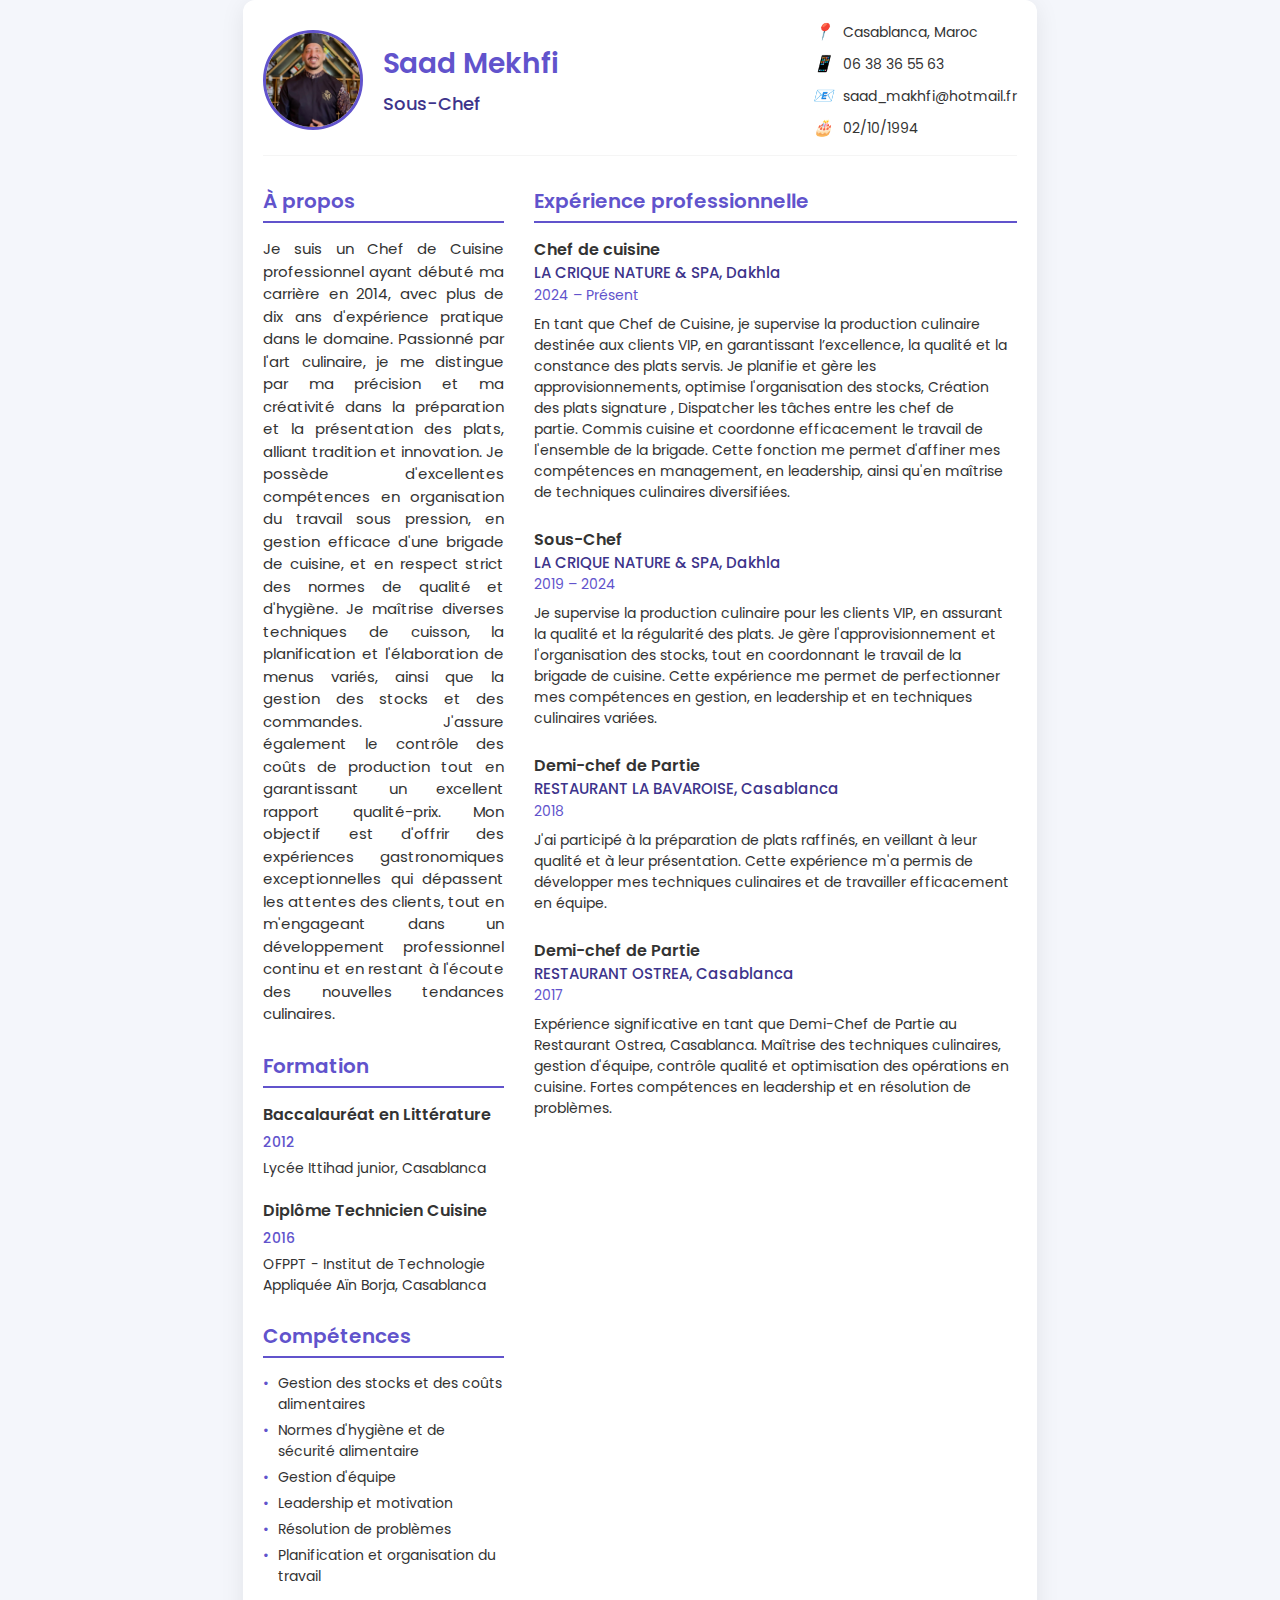
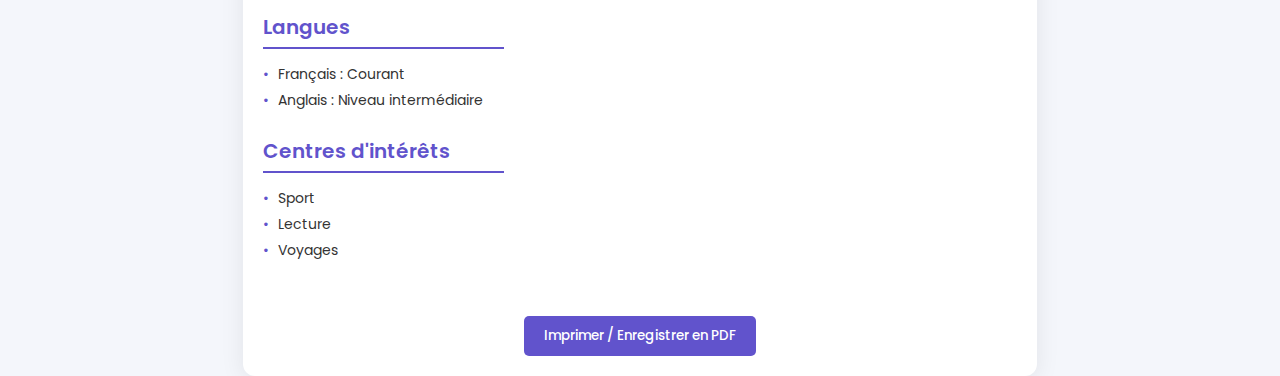
<file: cv-print.html>
<!DOCTYPE html>
<html lang="fr">
<head>
  <meta charset="UTF-8">
  <meta name="viewport" content="width=device-width, initial-scale=1.0">
  <title>CV - Saad Mekhfi</title>
  <style>
    @import url('https://fonts.googleapis.com/css2?family=Poppins:wght@300;400;500;600;700&display=swap');
    
    :root {
      --primary: #6153cc;
      --secondary: #3d348b;
      --light-grey: #f5f5f5;
      --dark-grey: #333333;
      --text: #555555;
    }
    
    * {
      margin: 0;
      padding: 0;
      box-sizing: border-box;
      font-family: 'Poppins', sans-serif;
    }
    
    body {
      color: var(--text);
      background: #f4f6fb;
      line-height: 1.5;
      padding: 0;
      margin: 0;
    }
    
    .container {
      max-width: 210mm;
      margin: 0 auto;
      padding: 20px;
      background: #ffffff;
      color: var(--dark-grey);
      box-shadow: 0 4px 24px 0 rgba(0,0,0,0.08);
      border-radius: 12px;
    }
    
    .header {
      display: flex;
      justify-content: space-between;
      align-items: center;
      margin-bottom: 30px;
      padding-bottom: 15px;
      border-bottom: 1px solid var(--light-grey);
      color: var(--dark-grey);
    }
    
    .identity {
      display: flex;
      align-items: center;
      gap: 20px;
    }
    
    .photo {
      width: 100px;
      height: 100px;
      border-radius: 50%;
      object-fit: cover;
      border: 3px solid var(--primary);
    }
    
    .name-title h1 {
      color: var(--primary);
      font-size: 28px;
      font-weight: 600;
      margin-bottom: 5px;
    }
    
    .name-title h2 {
      color: var(--secondary);
      font-size: 18px;
      font-weight: 500;
    }
    
    .contact-info {
      display: grid;
      grid-template-columns: 1fr;
      gap: 8px;
      font-size: 14px;
    }
    
    .contact-item {
      display: flex;
      align-items: center;
      gap: 10px;
    }
    
    .contact-item i {
      color: var(--primary);
      font-size: 16px;
    }
    
    .main-content {
      display: grid;
      grid-template-columns: 1fr 2fr;
      gap: 30px;
    }
    
    .section {
      margin-bottom: 25px;
    }
    
    .section-title {
      color: var(--primary);
      font-size: 20px;
      font-weight: 600;
      margin-bottom: 15px;
      padding-bottom: 5px;
      border-bottom: 2px solid var(--primary);
    }
    
    .timeline-item {
      margin-bottom: 20px;
    }
    
    .timeline-title {
      font-weight: 600;
      font-size: 16px;
      color: var(--dark-grey);
      margin-bottom: 5px;
    }
    
    .timeline-period {
      font-weight: 500;
      font-size: 14px;
      color: var(--primary);
      margin-bottom: 5px;
    }
    
    .timeline-description {
      font-size: 14px;
    }
    
    .skills-list {
      list-style: none;
    }
    
    .skill-category {
      font-weight: 600;
      margin-top: 10px;
      margin-bottom: 5px;
    }
    
    .skill-item {
      position: relative;
      padding-left: 15px;
      margin-bottom: 5px;
      font-size: 14px;
    }
    
    .skill-item::before {
      content: "•";
      position: absolute;
      left: 0;
      color: var(--primary);
    }
    
    .about-text {
      font-size: 15px;
      margin-bottom: 20px;
      text-align: justify;
    }
    
    .experience-item {
      margin-bottom: 25px;
    }
    
    .experience-title {
      font-weight: 600;
      font-size: 16px;
      color: var(--dark-grey);
    }
    
    .experience-company {
      font-weight: 500;
      font-size: 15px;
      color: var(--secondary);
    }
    
    .experience-date {
      font-size: 14px;
      color: var(--primary);
      margin-bottom: 8px;
    }
    
    .experience-description {
      font-size: 14px;
    }
    
    .experience-description ul {
      padding-left: 20px;
    }
    
    .experience-description li {
      margin-bottom: 3px;
    }
    
    @media print {
      body {
        margin: 0;
        padding: 0;
        background: white;
      }
      
      .container {
        width: 100%;
        max-width: none;
        padding: 15mm;
        margin: 0;
        box-shadow: none;
      }
      
      .no-print {
        display: none !important;
      }
    }
  </style>
</head>
<body>
  <div class="container">
    <!-- En-tête avec photo et informations personnelles -->
    <header class="header">
      <div class="identity">
        <img src="bella.jpg" alt="Saad Mekhfi" class="photo">
        <div class="name-title">
          <h1>Saad Mekhfi</h1>
          <h2>Sous-Chef</h2>
        </div>
      </div>
      <div class="contact-info">
        <div class="contact-item">
          <i>📍</i>
          <span>Casablanca, Maroc</span>
        </div>
        <div class="contact-item">
          <i>📱</i>
          <span>06 38 36 55 63</span>
        </div>
        <div class="contact-item">
          <i>📧</i>
          <span>saad_makhfi@hotmail.fr</span>
        </div>
        <div class="contact-item">
          <i>🎂</i>
          <span>02/10/1994</span>
        </div>
      </div>
    </header>

    <div class="main-content">
      <!-- Colonne de gauche -->
      <div class="left-column">
        <!-- À propos -->
        <section class="section">
          <h3 class="section-title">À propos</h3>
          <div class="about-text">
            Je suis un Chef de Cuisine professionnel ayant débuté ma carrière en 2014, avec plus de dix ans d'expérience pratique dans le domaine. Passionné par l'art culinaire, je me distingue par ma précision et ma créativité dans la préparation et la présentation des plats, alliant tradition et innovation. Je possède d'excellentes compétences en organisation du travail sous pression, en gestion efficace d'une brigade de cuisine, et en respect strict des normes de qualité et d'hygiène.
Je maîtrise diverses techniques de cuisson, la planification et l'élaboration de menus variés, ainsi que la gestion des stocks et des commandes. J'assure également le contrôle des coûts de production tout en garantissant un excellent rapport qualité-prix. Mon objectif est d'offrir des expériences gastronomiques exceptionnelles qui dépassent les attentes des clients, tout en m'engageant dans un développement professionnel continu et en restant à l'écoute des nouvelles tendances culinaires.</div>
        </section>

        <!-- Formation -->
        <section class="section">
          <h3 class="section-title">Formation</h3>
          
          <div class="timeline-item">
            <div class="timeline-title">Baccalauréat en Littérature</div>
            <div class="timeline-period">2012</div>
            <div class="timeline-description">Lycée Ittihad junior, Casablanca</div>
          </div>
          
          <div class="timeline-item">
            <div class="timeline-title">Diplôme Technicien Cuisine</div>
            <div class="timeline-period">2016</div>
            <div class="timeline-description">OFPPT - Institut de Technologie Appliquée Aïn Borja, Casablanca</div>
          </div>
        </section>

        <!-- Compétences -->
        <section class="section">
          <h3 class="section-title">Compétences</h3>
          <ul class="skills-list">
            <li class="skill-item">Gestion des stocks et des coûts alimentaires</li>
            <li class="skill-item">Normes d'hygiène et de sécurité alimentaire</li>
            <li class="skill-item">Gestion d'équipe</li>
            <li class="skill-item">Leadership et motivation</li>
            <li class="skill-item">Résolution de problèmes</li>
            <li class="skill-item">Planification et organisation du travail</li>
          </ul>
        </section>

        <!-- Langues -->
        <section class="section">
          <h3 class="section-title">Langues</h3>
          <ul class="skills-list">
            <li class="skill-item">Français : Courant</li>
            <li class="skill-item">Anglais : Niveau intermédiaire</li>
          </ul>
        </section>

        <!-- Centres d'intérêts -->
        <section class="section">
          <h3 class="section-title">Centres d'intérêts</h3>
          <ul class="skills-list">
            <li class="skill-item">Sport</li>
            <li class="skill-item">Lecture</li>
            <li class="skill-item">Voyages</li>
          </ul>
        </section>
      </div>

      <!-- Colonne de droite -->
      <div class="right-column">
        <!-- Expérience professionnelle -->
        <section class="section">
          <h3 class="section-title">Expérience professionnelle</h3>
          <div class="experience-item">
            <div class="experience-title">Chef de cuisine</div>
            <div class="experience-company">LA CRIQUE NATURE & SPA, Dakhla</div>
            <div class="experience-date">2024 – Présent</div>
            <div class="experience-description">
              En tant que Chef de Cuisine, je supervise la production culinaire destinée aux clients VIP, en garantissant l’excellence, la qualité et la constance des plats servis. Je planifie et gère les approvisionnements, optimise l'organisation des stocks, Création des plats signature , Dispatcher les tâches entre les chef de partie. Commis cuisine et coordonne efficacement le travail de l'ensemble de la brigade. Cette fonction me permet d'affiner mes compétences en management, en leadership, ainsi qu'en maîtrise de techniques culinaires diversifiées.
            </div>
          </div>
          
          <div class="experience-item">
            <div class="experience-title">Sous-Chef</div>
            <div class="experience-company">LA CRIQUE NATURE & SPA, Dakhla</div>
            <div class="experience-date">2019 – 2024</div>
            <div class="experience-description">
              Je supervise la production culinaire pour les clients VIP, en assurant la qualité et la régularité des plats. Je gère l'approvisionnement et l'organisation des stocks, tout en coordonnant le travail de la brigade de cuisine. Cette expérience me permet de perfectionner mes compétences en gestion, en leadership et en techniques culinaires variées.
            </div>
          </div>
          
          <div class="experience-item">
            <div class="experience-title">Demi-chef de Partie</div>
            <div class="experience-company">RESTAURANT LA BAVAROISE, Casablanca</div>
            <div class="experience-date">2018</div>
            <div class="experience-description">
              J'ai participé à la préparation de plats raffinés, en veillant à leur qualité et à leur présentation. Cette expérience m'a permis de développer mes techniques culinaires et de travailler efficacement en équipe.
            </div>
          </div>
          
          <div class="experience-item">
            <div class="experience-title">Demi-chef de Partie</div>
            <div class="experience-company">RESTAURANT OSTREA, Casablanca</div>
            <div class="experience-date">2017</div>
            <div class="experience-description">
              Expérience significative en tant que Demi-Chef de Partie au Restaurant Ostrea, Casablanca. Maîtrise des techniques culinaires, gestion d'équipe, contrôle qualité et optimisation des opérations en cuisine. Fortes compétences en leadership et en résolution de problèmes.
            </div>
          </div>
        </section>
      </div>
    </div>
    
    <!-- Bouton d'impression - visible uniquement à l'écran -->
    <div class="no-print" style="text-align: center; margin-top: 30px;">
      <button onclick="window.print()" style="padding: 10px 20px; background: var(--primary); color: white; border: none; border-radius: 5px; cursor: pointer; font-weight: 500;">
        Imprimer / Enregistrer en PDF
      </button>
    </div>
  </div>
</body>
</html>
</file>
